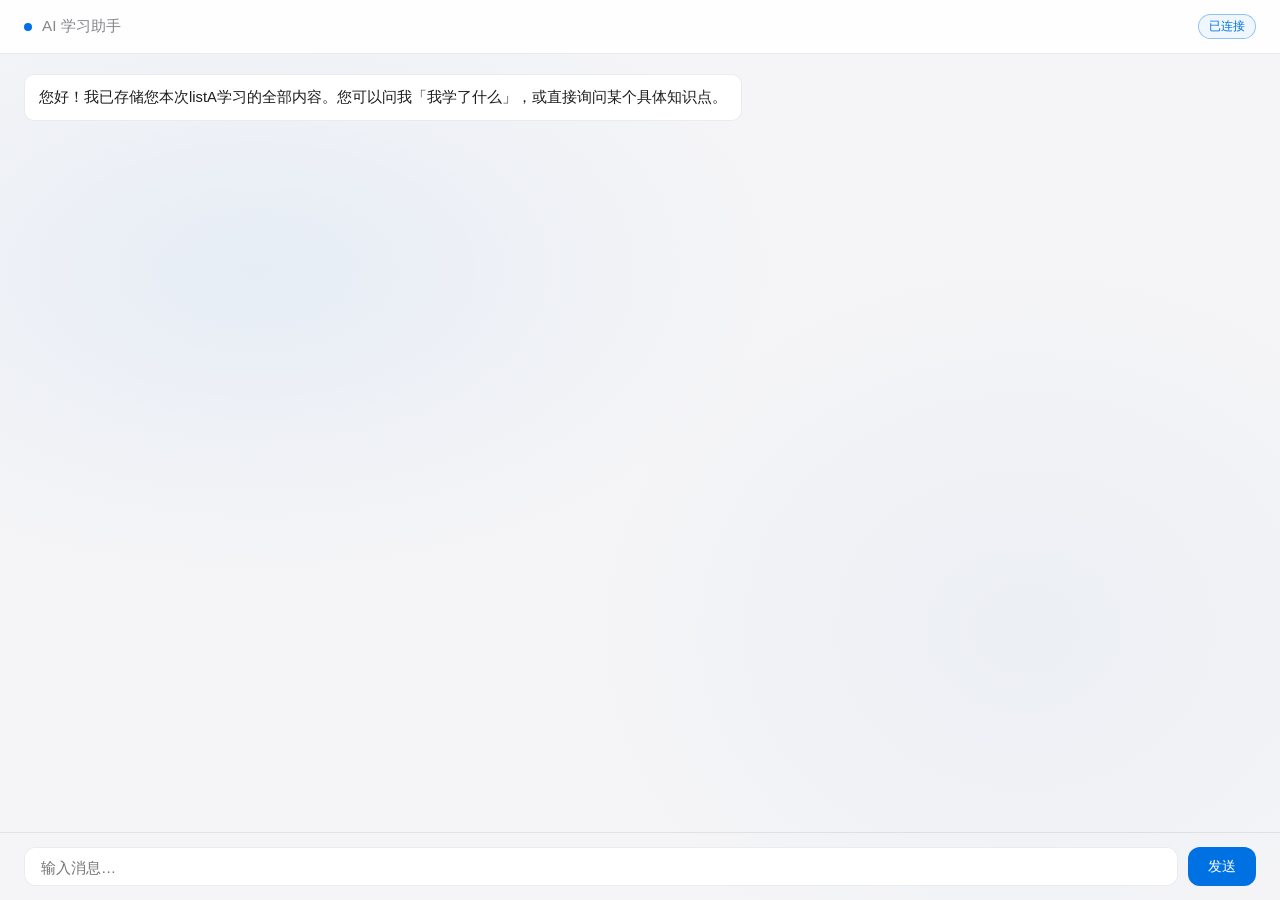
<file: frontend/ai_chat.html>
<!DOCTYPE html>
<html lang="zh-CN">
<head>
  <meta charset="UTF-8">
  <meta name="viewport" content="width=device-width, initial-scale=1.0">
  <title>AI 助手</title>
  <link rel="stylesheet" href="styles/main.css">
</head>
<body class="subpage-body chat-container">
  <div class="subpage-header">
    <div class="dot" style="width:8px;height:8px;border-radius:50%;background:var(--accent)"></div>
    <span class="sp-title">AI 学习助手</span>
    <span class="subpage-badge" id="status-badge">已连接</span>
  </div>

  <div class="subpage-disconnected-banner" id="disconnected-banner">连接已断开，无法继续使用。</div>

  <div class="chat-area" id="chat-area">
    <div class="msg ai">您好！我已存储您本次listA学习的全部内容。您可以问我「我学了什么」，或直接询问某个具体知识点。</div>
  </div>

  <div class="chat-input-area">
    <textarea id="user-input" class="chat-input" rows="1" placeholder="输入消息…"></textarea>
    <button id="send-btn" class="chat-send-btn">发送</button>
  </div>

  <script>
    const STORED = [
      '蜜蜂飞行时，每秒钟拍打翅膀约200次。',
      '成年人的肺部全部展开后，总面积约为70平方米，相当于一个网球场的一半。',
      '月球反射的阳光从月球抵达地球约需1.3秒。',
      '世界上最深的淡水湖贝加尔湖，最大深度约为1642米。',
      '蟑螂在被切除头部后仍可存活约9天，最终因无法饮水而死亡。',
      '人体大约由37万亿个细胞组成。',
      '蜗牛的口腔内约有14000颗细小的牙齿，排列在称为齿舌的器官上。',
      '猫的每只耳朵由32块独立的肌肉控制，因此能精准转动朝向声源。',
      '蓝鲸的心脏重量约为180公斤，每次心跳声在3公里外仍可被探测到。',
      '鸵鸟的眼球直径约为5厘米，比它自己的大脑还要大。',
      '土星的平均密度约为0.69克/立方厘米，比水还轻，理论上可以漂浮在足够大的水面上。',
      '大象的妊娠期约为22个月，是陆地哺乳动物中妊娠期最长的。',
      '金枪鱼的游速最高可达每小时75公里，是海洋中速度最快的鱼类之一。',
      '竹子在生长旺季一天最多可以生长约91厘米，是世界上生长速度最快的植物之一。',
      '地球上现存生物约有870万种（不含细菌等微生物），其中约四分之三尚未被科学记录。',
      '一个普通喷嚏中喷出的气体速度约为每小时160公里。',
      '人类指甲平均每月生长约3.5毫米，趾甲的生长速度约为其一半。',
      '海马每天最多可以吃掉约3000只小型甲壳类动物，因为它们没有胃，消化极快。',
      '雪豹的尾巴几乎与身体等长，长度约为80至105厘米，可在睡眠时缠绕身体保暖。',
      '成年人每天约脱落30000至40000个皮肤细胞，每隔约27天便完成一次皮肤的完全更新。'
    ];

    const KEYWORDS = [
      ['蜜蜂','翅膀','每秒','200次'],
      ['肺部','肺','70平方','网球场'],
      ['月球','1.3秒','月光抵达'],
      ['贝加尔','1642','淡水湖'],
      ['蟑螂','头部','9天','无法饮水'],
      ['细胞','37万亿'],
      ['蜗牛','牙齿','14000','齿舌'],
      ['猫','耳朵','32块','肌肉控制'],
      ['蓝鲸','心脏','180公斤'],
      ['鸵鸟','眼球','5厘米'],
      ['土星','密度','0.69','漂浮'],
      ['大象','妊娠','22个月'],
      ['金枪鱼','75公里','游速'],
      ['竹子','91厘米','生长最快'],
      ['870万','物种','生物种数'],
      ['喷嚏','160公里'],
      ['指甲','3.5毫米','指甲生长'],
      ['海马','3000只','甲壳'],
      ['雪豹','尾巴','80至105'],
      ['皮肤细胞','脱落','27天']
    ];

    /** 主题词扩展：用户用模糊说法提问时，并入与 List A 条目相关的检索词 */
    const TOPIC_RULES = [
      { re: /成年人|成人|人类(?!文明)|人体|身上|皮肤|肺部|肺/, add: ['成年人','成年','肺','肺部','皮肤','细胞','指甲','脱落','喷嚏','人体','37万亿','网球场','30000','40000','27天','3.5毫米','皮肤细胞'] },
      { re: /动物|昆虫|鱼|鸟|猫|蜜蜂|蓝鲸|鸵鸟|蜗牛|大象|蟑螂|海马|金枪鱼|雪豹|哺乳|甲壳/, add: ['蜜蜂','猫','蓝鲸','鸵鸟','大象','蜗牛','蟑螂','金枪鱼','海马','雪豹'] },
      { re: /天文|月球|月亮|土星|星球|太空|宇宙/, add: ['月球','土星','密度','0.69','1.3秒'] },
      { re: /植物|竹子/, add: ['竹子','91厘米','生长'] },
      { re: /贝加尔|淡水湖|最深|湖/, add: ['贝加尔','1642','淡水'] },
      { re: /速度|快|慢|公里|每秒|游速/, add: ['200次','75公里','160公里','1.3秒','游速','每秒'] }
    ];

    const TOP_K = 3;
    const MIN_SCORE_TO_REPLY = 1;
    const RELATIVE_CUTOFF = 0.72;

    // 实体词强命中：命中后优先返回单条，降低“海马->多条弱相关”的穿帮风险
    const ENTITY_HINTS = [
      { i: 0, terms: ['蜜蜂'] },
      { i: 1, terms: ['肺部', '肺', '70平方米', '网球场'] },
      { i: 2, terms: ['月球', '1.3秒'] },
      { i: 3, terms: ['贝加尔', '淡水湖', '1642'] },
      { i: 4, terms: ['蟑螂', '9天'] },
      { i: 5, terms: ['37万亿', '细胞'] },
      { i: 6, terms: ['蜗牛', '齿舌', '14000'] },
      { i: 7, terms: ['猫', '耳朵', '32块'] },
      { i: 8, terms: ['蓝鲸', '180公斤'] },
      { i: 9, terms: ['鸵鸟', '5厘米'] },
      { i: 10, terms: ['土星', '0.69', '密度'] },
      { i: 11, terms: ['大象', '妊娠', '22个月'] },
      { i: 12, terms: ['金枪鱼', '75公里'] },
      { i: 13, terms: ['竹子', '91厘米'] },
      { i: 14, terms: ['870万', '物种'] },
      { i: 15, terms: ['喷嚏', '160公里'] },
      { i: 16, terms: ['指甲', '3.5毫米'] },
      { i: 17, terms: ['海马', '3000只'] },
      { i: 18, terms: ['雪豹', '80至105'] },
      { i: 19, terms: ['皮肤细胞', '30000', '40000', '27天'] }
    ];

    // 主题白名单路由：先限制候选池，再做排序，降低跨类误召回
    const TOPIC_POOLS = [
      { re: /鱼类|和鱼有关|关于鱼|^鱼$/, indices: [12, 17] }, // 金枪鱼、海马
      { re: /昆虫|虫类|节肢|^虫$/, indices: [0, 4] }, // 蜜蜂、蟑螂
      { re: /鸟类|鸟|禽类/, indices: [9] }, // 鸵鸟
      { re: /哺乳|哺乳动物|大型动物|陆地动物/, indices: [7, 8, 11, 18] }, // 猫、蓝鲸、大象、雪豹
      { re: /天文|宇宙|星球|太空|月球|土星/, indices: [2, 10] },
      { re: /人体|人类|成年人|皮肤|肺|细胞|指甲|喷嚏/, indices: [1, 5, 15, 16, 19] }
    ];

    function normalize(s) {
      return String(s).replace(/[\s\u3000]+/g, '').replace(/[，。！？、；：""''（）【】]/g, '');
    }

    function buildSearchBlob(raw) {
      const t = normalize(raw);
      let blob = t;
      for (const { re, add } of TOPIC_RULES) {
        if (re.test(raw)) blob += add.join('');
      }
      return blob;
    }

    function scoreItem(i, searchBlob, rawTrimmed) {
      let score = 0;
      for (const kw of KEYWORDS[i]) {
        if (searchBlob.includes(kw)) score += 2;
      }
      const sent = STORED[i];
      if (rawTrimmed.length >= 2) {
        const n = normalize(rawTrimmed);
        for (let j = 0; j + 2 <= n.length; j++) {
          const bi = n.slice(j, j + 2);
          if (sent.includes(bi)) score += 0.4;
        }
      }
      return score;
    }

    let disconnected = false;
    let lastMatchedIndices = [];

    function setDisconnected() {
      disconnected = true;
      document.getElementById('chat-area').innerHTML = '';
      document.getElementById('disconnected-banner').style.display = 'block';
      const badge = document.getElementById('status-badge');
      badge.textContent = '已断开';
      badge.classList.add('disconnected');
      document.getElementById('user-input').disabled = true;
      document.getElementById('send-btn').disabled = true;
    }

    if (localStorage.getItem('listA_test_started') === '1') {
      setDisconnected();
    } else {
      localStorage.setItem('listA_aux_opened', '1');
    }
    window.addEventListener('storage', function(e) {
      if (e.key === 'listA_test_started' && e.newValue === '1') setDisconnected();
    });

    function findResponse(input) {
      const text = input.trim();
      const nText = normalize(text);
      if (/你是谁|什么模型|什么AI|真的AI|假的|能上网|联网|天气|新闻|时间|日期|你叫什么/.test(text)) {
        return '我是本次实验专属的学习助手，仅用于存储和回顾您的listA学习内容，不具备其他功能。';
      }
      if (/学了什么|记录了什么|存了什么|保存了什么|内容是什么|列出|全部|所有/.test(text)) {
        return '以下是我为您存储的全部学习内容：\n\n' +
          STORED.map((s, i) => `${i + 1}. ${s}`).join('\n');
      }
      if (/几条|多少条|多少个|几个/.test(text)) return `我共为您存储了 ${STORED.length} 条学习内容。`;

      // 类别词快速分流：避免宽泛主题把无关条目召回
      for (const pool of TOPIC_POOLS) {
        if (pool.re.test(text)) {
          const picks = pool.indices.slice(0, 2);
          lastMatchedIndices = picks;
          return '根据我存储的内容，相关条目有：\n\n' +
            picks.map((i, idx) => `${idx + 1}. ${STORED[i]}`).join('\n\n');
        }
      }

      // 承接式追问：对“为什么/怎么会”等问题复用上一轮命中条目，减少直接兜底
      if (/为什么|怎么会|怎么|依据|原理|解释一下|展开说说/.test(text) && lastMatchedIndices.length > 0) {
        const idx = lastMatchedIndices[0];
        return `这是基于我已存储内容给出的说明：${STORED[idx]}\n\n如果您想更精确，我可以继续按主题筛选（例如“只说和动物有关的”）。`;
      }

      // 实体词强命中：若命中明确实体，则优先返回单条
      const exactEntityHits = ENTITY_HINTS.filter(e => e.terms.some(t => nText.includes(normalize(t))));
      if (exactEntityHits.length === 1) {
        lastMatchedIndices = [exactEntityHits[0].i];
        return `根据我存储的内容：${STORED[exactEntityHits[0].i]}`;
      }

      const searchBlob = buildSearchBlob(text);
      const ranked = [];
      for (let i = 0; i < STORED.length; i++) {
        const sc = scoreItem(i, searchBlob, text);
        if (sc > 0) ranked.push({ i, sc });
      }
      ranked.sort((a, b) => b.sc - a.sc);
      const bestScore = ranked.length > 0 ? ranked[0].sc : 0;
      const cutoff = Math.max(MIN_SCORE_TO_REPLY, bestScore * RELATIVE_CUTOFF);
      const filtered = ranked.filter(r => r.sc >= cutoff);
      // 动态Top-K：高置信度实体问法返回1条，中等返回2条，否则最多3条
      let dynamicK = TOP_K;
      if (exactEntityHits.length >= 1 || bestScore >= 8) dynamicK = 1;
      else if (bestScore >= 4) dynamicK = 2;
      const picks = filtered.slice(0, dynamicK);

      if (picks.length > 0) {
        lastMatchedIndices = picks.map(p => p.i);
        const lines = picks.map((r, idx) => `${idx + 1}. ${STORED[r.i]}`);
        return '根据您的问题，我在已存储的学习内容中找到以下相关条目：\n\n' + lines.join('\n\n');
      }

      return '我暂时没匹配到足够明确的条目。您可以再具体一点，例如：\n1) 说类别（鱼类/昆虫/人体/天文）\n2) 说关键词（如“海马”“土星”“肺部”）\n也可以直接问我「我学了什么」查看完整列表。';
    }

    function appendMsg(text, role) {
      const div = document.createElement('div');
      div.className = 'msg ' + role;
      div.textContent = text;
      document.getElementById('chat-area').appendChild(div);
      div.scrollIntoView({ behavior: 'smooth' });
    }

    function send() {
      if (disconnected) return;
      const input = document.getElementById('user-input');
      const text = input.value.trim();
      if (!text) return;
      input.value = '';
      appendMsg(text, 'user');
      const typing = document.createElement('div');
      typing.className = 'typing';
      typing.textContent = 'AI 正在输入…';
      document.getElementById('chat-area').appendChild(typing);
      typing.scrollIntoView({ behavior: 'smooth' });
      setTimeout(() => {
        typing.remove();
        appendMsg(findResponse(text), 'ai');
      }, 600 + Math.random() * 600);
    }

    document.getElementById('send-btn').addEventListener('click', send);
    document.getElementById('user-input').addEventListener('keydown', function(e) {
      if (e.key === 'Enter' && !e.shiftKey) { e.preventDefault(); send(); }
    });
  </script>
</body>
</html>
</file>
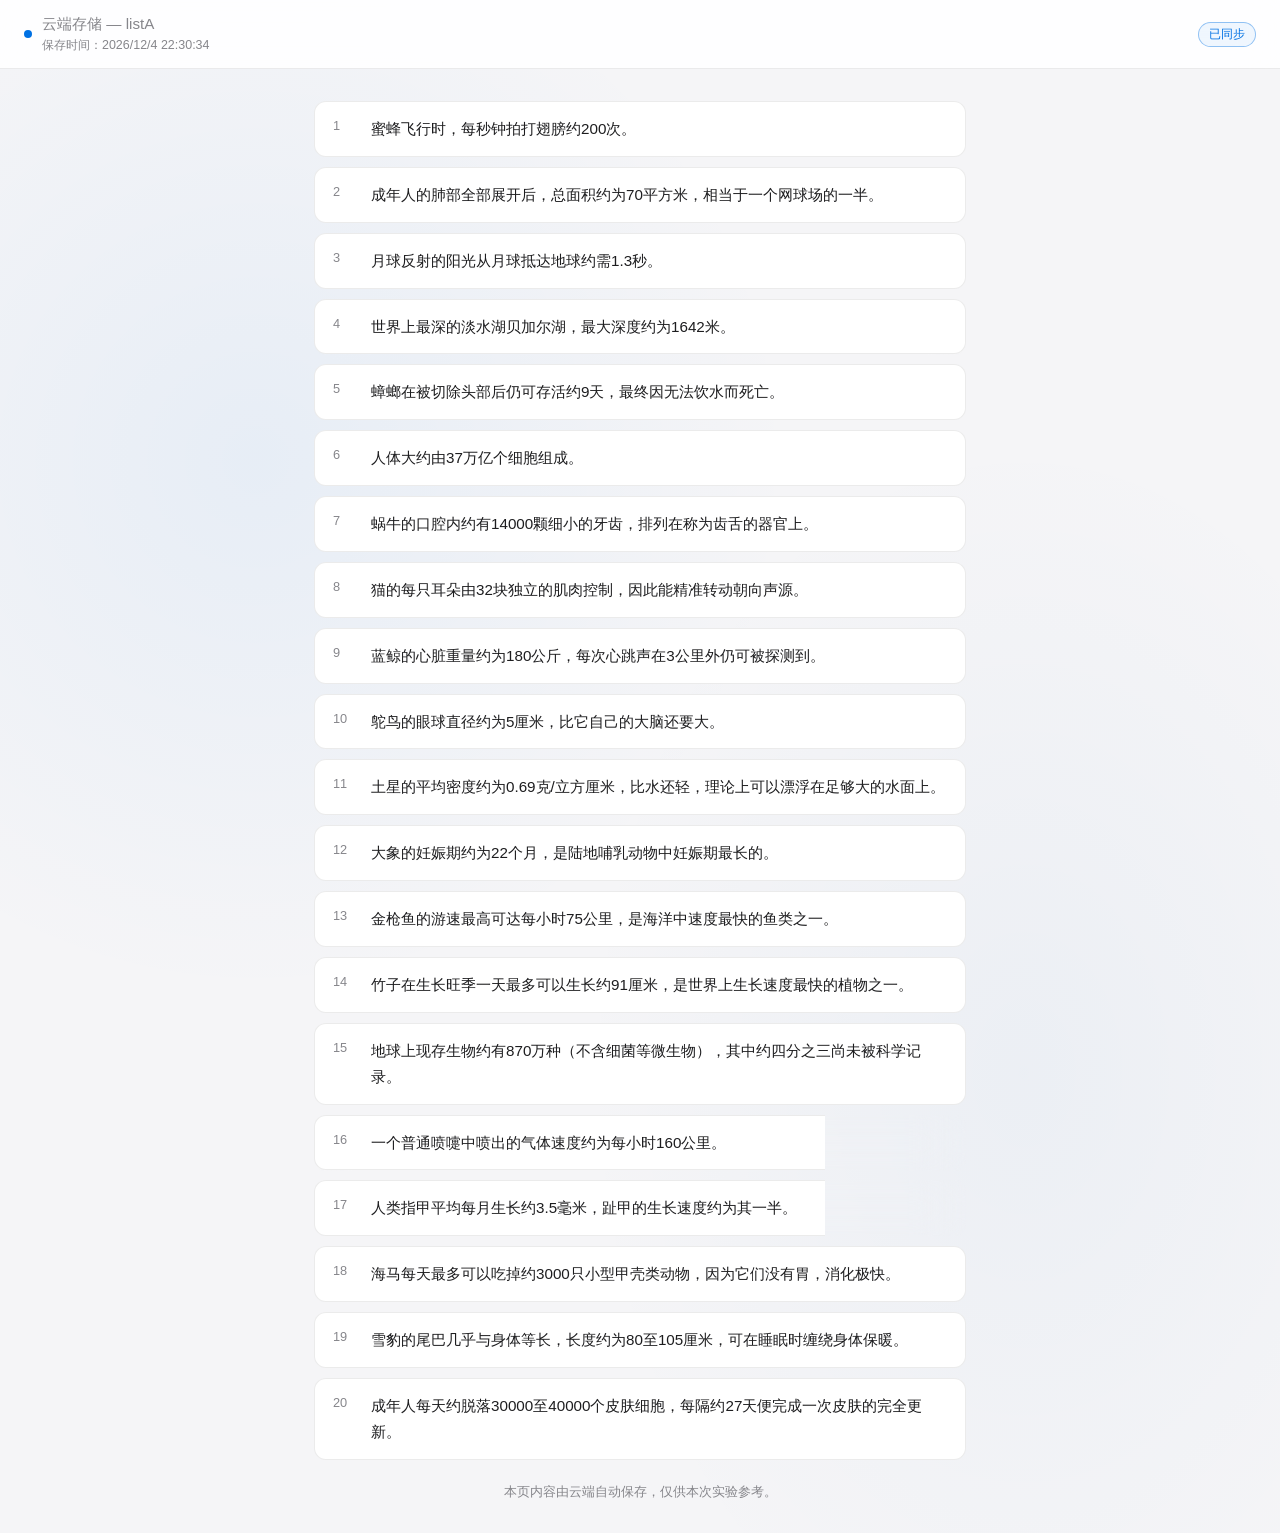
<file: frontend/listA_cloud.html>
<!DOCTYPE html>
<html lang="zh-CN">
<head>
  <meta charset="UTF-8">
  <meta name="viewport" content="width=device-width, initial-scale=1.0">
  <title>云端已保存内容</title>
  <link rel="stylesheet" href="styles/main.css">
</head>
<body class="subpage-body">
  <div class="subpage-header">
    <div class="dot" style="width:8px;height:8px;border-radius:50%;background:var(--accent)"></div>
    <div>
      <div class="sp-title">云端存储 &mdash; listA</div>
      <div style="font-size:0.78rem;color:var(--text-muted);margin-top:2px" id="save-time"></div>
    </div>
    <span class="subpage-badge" id="status-badge">已同步</span>
  </div>

  <div class="subpage-disconnected-banner" id="disconnected-banner">文件已损毁，无法查看。</div>

  <div class="subpage-container">
    <div id="list-container"><p style="color:var(--text-muted)">加载中...</p></div>
    <div class="subpage-footer">本页内容由云端自动保存，仅供本次实验参考。</div>
  </div>

  <script>
    function showCorrupted() {
      document.getElementById('list-container').innerHTML = '';
      document.getElementById('disconnected-banner').style.display = 'block';
      const badge = document.getElementById('status-badge');
      badge.textContent = '已损毁';
      badge.classList.add('disconnected');
    }

    if (localStorage.getItem('listA_test_started') === '1') {
      showCorrupted();
    } else {
      localStorage.setItem('listA_aux_opened', '1');
      document.getElementById('save-time').textContent =
        '保存时间：' + new Date().toLocaleString('zh-CN');
      fetch('stimuli/listA.json')
        .then(r => r.json())
        .then(data => {
          document.getElementById('list-container').innerHTML = data.map((item, i) =>
            `<div class="subpage-item">
              <div class="sp-num">${i + 1}</div>
              <div class="sp-text">${item.statement}</div>
            </div>`
          ).join('');
        })
        .catch(() => {
          document.getElementById('list-container').innerHTML =
            '<p style="color:#ff3b30">内容加载失败。</p>';
        });
    }

    window.addEventListener('storage', function(e) {
      if (e.key === 'listA_test_started' && e.newValue === '1') showCorrupted();
    });
  </script>
</body>
</html>
</file>
<file: frontend/styles/main.css>
/* --- 基础重置 --- */
* { box-sizing: border-box; margin: 0; padding: 0; cursor: default; }

:root {
  --bg: #f5f5f7;
  --card-bg: #ffffff;
  --surface2: rgba(0, 0, 0, 0.04);
  --accent: #0071e3;
  --accent2: #0058b0;
  --text-main: #1d1d1f;
  --text-muted: #86868b;
  --border: rgba(0, 0, 0, 0.08);
  --border-accent: rgba(0, 113, 227, 0.4);
  --radius: 22px;
  --radius-sm: 12px;
}

body {
  font-family: 'SF Pro Display', 'PingFang SC', 'Helvetica Neue', sans-serif;
  background-color: var(--bg);
  background-image:
    radial-gradient(ellipse 60% 50% at 20% 30%, rgba(0,113,227,0.06) 0%, transparent 70%),
    radial-gradient(ellipse 50% 60% at 80% 70%, rgba(0,88,176,0.04) 0%, transparent 70%);
  color: var(--text-main);
  min-height: 100vh;
  display: flex;
  align-items: center;
  justify-content: center;
  overflow-x: hidden;
  -webkit-font-smoothing: antialiased;
}

#jspsych-content {
  width: 100%;
  max-width: 620px;
  padding: 48px 24px;
  animation: fadeIn 0.6s ease-out;
}

.jspsych-display-element { width: 100%; }

/* Hide browser default focus outline on jsPsych container */
.jspsych-display-element:focus,
#jspsych-content:focus {
  outline: none !important;
}

.jspsych-display-element::-moz-focus-inner,
#jspsych-content::-moz-focus-inner {
  border: 0;
}

/* --- 淡入动画 --- */
@keyframes fadeIn {
  from { opacity: 0; transform: translateY(12px); }
  to   { opacity: 1; transform: translateY(0); }
}

/* --- 卡片 --- */
.card {
  background: var(--card-bg);
  border: 1px solid var(--border);
  border-radius: var(--radius);
  padding: 48px 44px;
  box-shadow: 0 4px 24px rgba(0,0,0,0.08), 0 1px 3px rgba(0,0,0,0.04);
}

.card h2 {
  color: var(--accent);
  font-size: 1.4rem;
  font-weight: 600;
  letter-spacing: -0.02em;
  margin-bottom: 20px;
}

.card p {
  line-height: 1.8;
  margin-bottom: 16px;
  color: rgba(29,29,31,0.85);
}

.card p:last-of-type { margin-bottom: 0; }

.card p.muted {
  font-size: 0.85rem;
  color: var(--text-muted);
}

/* --- 刺激呈现（磨砂玻璃） --- */
.stimulus-box {
  background: var(--surface2);
  backdrop-filter: blur(20px);
  -webkit-backdrop-filter: blur(20px);
  border: 1px solid var(--border);
  border-left: 3px solid var(--accent);
  border-radius: var(--radius-sm);
  padding: 52px 44px;
  text-align: center;
  font-size: 1.35rem;
  font-weight: 500;
  line-height: 1.8;
  min-height: 180px;
  display: flex;
  align-items: center;
  justify-content: center;
  letter-spacing: -0.01em;
  box-shadow: 0 2px 12px rgba(0,0,0,0.06);
}

/* --- 进度标签（小字灰） --- */
.label-top {
  font-size: 0.75rem;
  color: var(--text-muted);
  text-align: center;
  margin-bottom: 20px;
  text-transform: uppercase;
  letter-spacing: 0.1em;
}

/* --- 选项按钮组：垂直排列 --- */
#jspsych-html-button-response-btngroup {
  display: flex !important;
  flex-direction: column !important;
  gap: 10px !important;
  width: 100% !important;
  max-width: 420px !important;
  margin: 24px auto 0 !important;
}

/* --- 按钮 --- */
.jspsych-btn {
  appearance: none;
  display: block !important;
  width: 100% !important;
  padding: 16px 24px !important;
  background: rgba(0,0,0,0.03) !important;
  border: 1px solid var(--border) !important;
  border-radius: var(--radius-sm) !important;
  color: var(--text-main) !important;
  font-family: inherit !important;
  font-size: 1rem !important;
  font-weight: 400 !important;
  text-align: center !important;
  cursor: pointer !important;
  transition: background 0.2s, border-color 0.2s, transform 0.15s !important;
  box-sizing: border-box !important;
}

.jspsych-btn:hover {
  background: rgba(0,113,227,0.08) !important;
  border-color: var(--border-accent) !important;
  transform: translateY(-1px) !important;
}

.jspsych-btn:active {
  transform: scale(0.98) !important;
  opacity: 0.85 !important;
}

/* 单个主操作按钮（继续、开始等）居中且较窄 */
#jspsych-html-button-response-btngroup:has(> :only-child) {
  max-width: 260px !important;
}
#jspsych-html-button-response-btngroup:has(> :only-child) .jspsych-btn {
  background: var(--accent) !important;
  border-color: transparent !important;
  font-weight: 500 !important;
  letter-spacing: 0.02em !important;
}
#jspsych-html-button-response-btngroup:has(> :only-child) .jspsych-btn:hover {
  background: var(--accent2) !important;
}

/* --- 问卷量表 --- */
.scale-label {
  font-size: 0.8rem;
  color: var(--text-muted);
  white-space: nowrap;
}

.likert-row {
  display: flex;
  justify-content: space-between;
  align-items: center;
  margin: 16px 0;
  gap: 6px;
}

.likert-row label {
  display: flex;
  flex-direction: column;
  align-items: center;
  gap: 5px;
  font-size: 0.85rem;
  color: rgba(29,29,31,0.7);
  cursor: pointer;
}

.likert-row input[type=radio] {
  accent-color: var(--accent);
  transform: scale(1.2);
  cursor: pointer;
}

/* --- 输入框 --- */
input[type=number],
input[type=text] {
  background: rgba(0,0,0,0.03);
  border: 1px solid var(--border);
  border-radius: var(--radius-sm);
  padding: 10px 16px;
  color: var(--text-main);
  font-family: inherit;
  font-size: 1rem;
  outline: none;
  transition: border-color 0.2s;
}
input[type=number]:focus,
input[type=text]:focus { border-color: var(--accent); }

/* --- 进度条（cloud组） --- */
.progress-bar-bg {
  background: rgba(0,0,0,0.08);
  border-radius: 99px;
  height: 6px;
  overflow: hidden;
  margin: 20px 0 12px;
}
.progress-bar-fill {
  height: 100%;
  background: linear-gradient(90deg, var(--accent), #c4b5fd);
  border-radius: 99px;
  width: 0%;
  transition: width 0.1s linear;
}

/* --- AI对话框（ai组） --- */
.ai-bubble {
  background: rgba(0,113,227,0.06);
  border: 1px solid var(--border-accent);
  border-radius: var(--radius-sm);
  padding: 16px 20px;
  margin-bottom: 16px;
  color: rgba(29,29,31,0.9);
  line-height: 1.7;
}
.ai-bubble .ai-label {
  font-size: 0.78rem;
  color: var(--accent);
  margin-bottom: 6px;
  text-transform: uppercase;
  letter-spacing: 0.08em;
}

/* --- 子页面（listA_cloud / ai_chat）共用 --- */
.subpage-body {
  display: block;
  background: var(--bg);
  background-image:
    radial-gradient(ellipse 60% 50% at 20% 30%, rgba(0,113,227,0.06) 0%, transparent 70%),
    radial-gradient(ellipse 50% 60% at 80% 70%, rgba(0,88,176,0.04) 0%, transparent 70%);
  color: var(--text-main);
  font-family: 'SF Pro Display', 'PingFang SC', 'Helvetica Neue', sans-serif;
  min-height: 100vh;
  -webkit-font-smoothing: antialiased;
}

.subpage-header {
  padding: 14px 24px;
  border-bottom: 1px solid var(--border);
  display: flex;
  align-items: center;
  gap: 10px;
  background: rgba(255,255,255,0.9);
  backdrop-filter: blur(20px);
  -webkit-backdrop-filter: blur(20px);
  position: sticky;
  top: 0;
  z-index: 10;
}

.subpage-header .sp-title {
  font-size: 0.95rem;
  color: var(--text-muted);
}

.subpage-badge {
  margin-left: auto;
  font-size: 0.75rem;
  background: rgba(0,113,227,0.06);
  border: 1px solid var(--border-accent);
  color: var(--accent);
  padding: 3px 10px;
  border-radius: 99px;
}

.subpage-badge.disconnected {
  background: rgba(255,59,48,0.08);
  border-color: #ff3b30;
  color: #ff3b30;
}

.subpage-disconnected-banner {
  display: none;
  background: rgba(255,59,48,0.08);
  border-bottom: 1px solid #ff3b30;
  color: #ff3b30;
  text-align: center;
  padding: 10px;
  font-size: 0.9rem;
}

.subpage-container {
  max-width: 700px;
  margin: 0 auto;
  padding: 32px 24px;
}

.subpage-item {
  background: var(--card-bg);
  backdrop-filter: blur(24px);
  -webkit-backdrop-filter: blur(24px);
  border: 1px solid var(--border);
  border-radius: var(--radius-sm);
  padding: 14px 18px;
  margin-bottom: 10px;
  display: flex;
  gap: 14px;
  align-items: flex-start;
}

.subpage-item .sp-num {
  color: var(--text-muted);
  font-size: 0.8rem;
  min-width: 24px;
  padding-top: 2px;
}

.subpage-item .sp-text {
  line-height: 1.7;
  font-size: 0.95rem;
}

.subpage-footer {
  margin-top: 24px;
  font-size: 0.8rem;
  color: var(--text-muted);
  text-align: center;
}

/* --- ai_chat 专用 --- */
.chat-container {
  display: flex;
  flex-direction: column;
  height: 100vh;
  align-items: stretch;
  justify-content: flex-start;
}

.chat-area {
  flex: 1;
  overflow-y: auto;
  padding: 20px 24px;
  display: flex;
  flex-direction: column;
  align-items: stretch;
  gap: 14px;
  width: 100%;
  box-sizing: border-box;
}

.chat-input-area {
  padding: 14px 24px;
  border-top: 1px solid var(--border);
  display: flex;
  gap: 10px;
  width: 100%;
  box-sizing: border-box;
}

.msg {
  max-width: 75%;
  padding: 10px 14px;
  border-radius: 10px;
  line-height: 1.7;
  font-size: 0.92rem;
  white-space: pre-wrap;
}

.msg.ai {
  background: var(--card-bg);
  border: 1px solid var(--border);
  align-self: flex-start;
}

.msg.user {
  background: rgba(0,113,227,0.12);
  border: 1px solid var(--border-accent);
  align-self: flex-end;
}

.chat-input {
  flex: 1;
  background: var(--card-bg);
  border: 1px solid var(--border);
  border-radius: var(--radius-sm);
  padding: 10px 16px;
  color: var(--text-main);
  font-family: inherit;
  font-size: 0.95rem;
  outline: none;
  resize: none;
  transition: border-color 0.2s;
}

.chat-input:focus { border-color: var(--accent); }

.chat-send-btn {
  background: var(--accent);
  color: #ffffff;
  border: none;
  border-radius: var(--radius-sm);
  padding: 10px 20px;
  font-size: 0.9rem;
  cursor: pointer;
  transition: background 0.2s;
}

.chat-send-btn:hover { background: var(--accent2); }
.chat-send-btn:disabled { opacity: 0.4; cursor: not-allowed; }

.typing {
  font-size: 0.85rem;
  color: var(--text-muted);
  align-self: flex-start;
  padding: 6px 0;
}

.divider {
  border: none;
  border-top: 1px solid var(--border);
  margin: 24px 0;
}

/* --- 进度指示（右上角） --- */
.progress-indicator {
  position: fixed;
  top: 20px;
  right: 24px;
  font-size: 0.72rem;
  color: var(--text-muted);
  letter-spacing: 0.06em;
  text-transform: uppercase;
}
</file>
